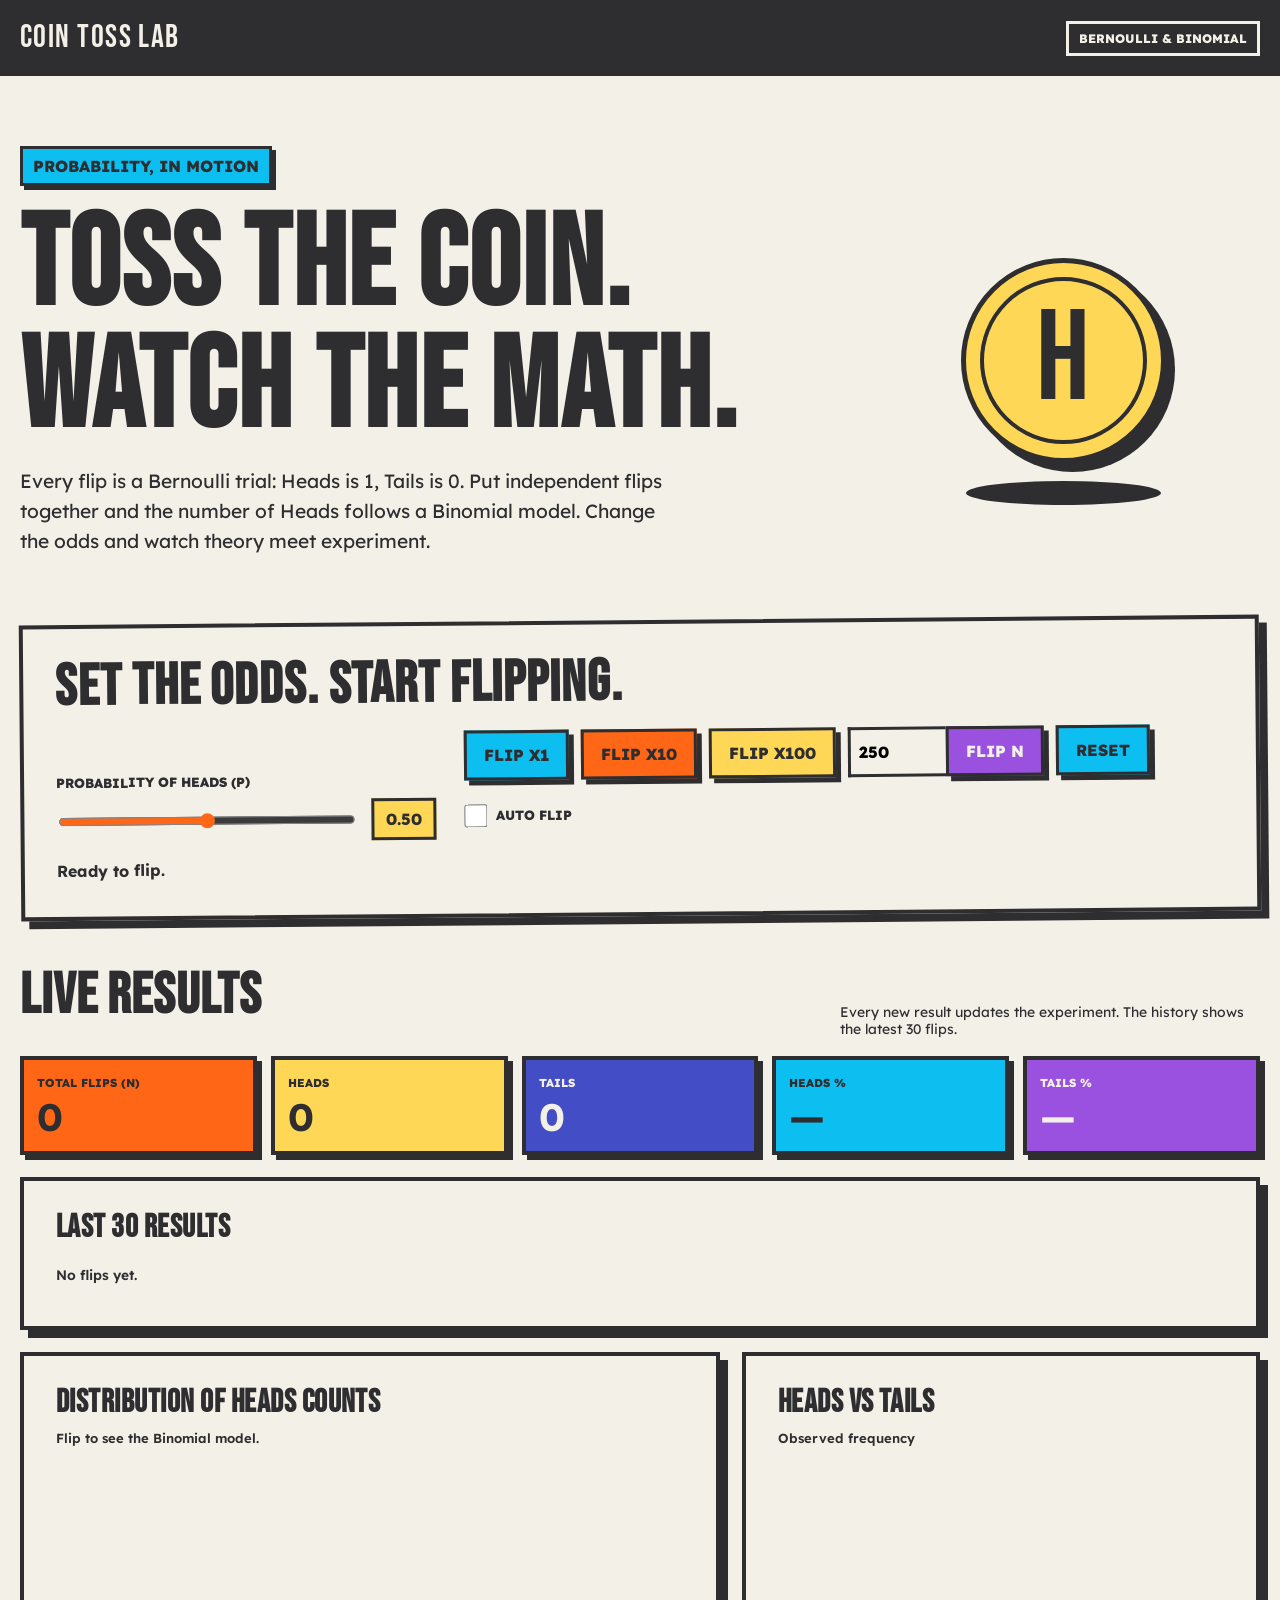
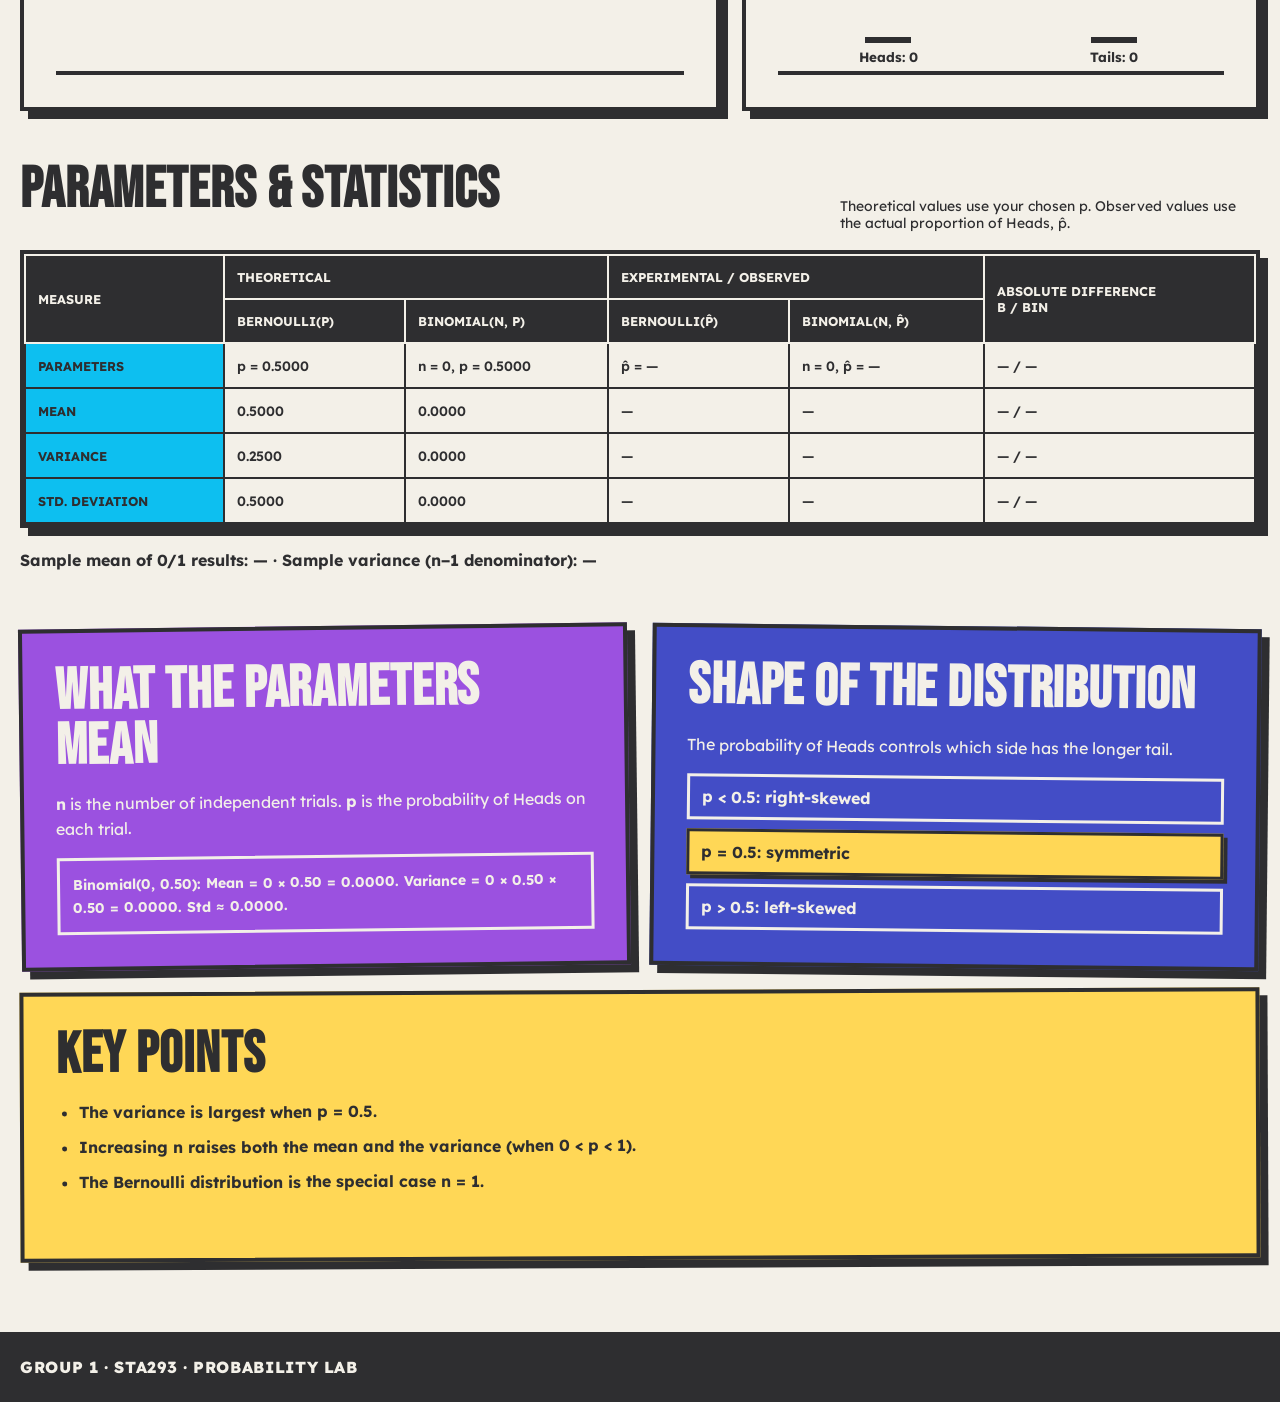
<file: coin-toss/index.html>
<!doctype html>
<html lang="en">
<head>
  <meta charset="utf-8">
  <meta name="viewport" content="width=device-width, initial-scale=1">
  <meta name="theme-color" content="#2E2E30">
  <title>Coin Toss Lab</title>
  <link rel="preconnect" href="https://fonts.googleapis.com">
  <link rel="preconnect" href="https://fonts.gstatic.com" crossorigin>
  <link href="https://fonts.googleapis.com/css2?family=Bebas+Neue&family=Lexend:wght@400;500;600;700;800&display=swap" rel="stylesheet">
  <style>
    :root {
      --white: #F3F0E8;
      --black: #2E2E30;
      --blue: #0DBFF0;
      --orange: #FF6717;
      --yellow: #FFD756;
      --indigo: #434DC6;
      --purple: #9B51E0;
    }
    * { box-sizing: border-box; }
    html { scroll-behavior: smooth; }
    body { margin: 0; background: var(--white); color: var(--black); font-family: Lexend, sans-serif; }
    button, input { font: inherit; }
    button { cursor: pointer; }
    button:focus-visible, input:focus-visible { outline: 4px solid var(--indigo); outline-offset: 4px; }
    button:disabled { cursor: not-allowed; opacity: .55; }
    .wrap { width: min(1320px, calc(100% - 40px)); margin-inline: auto; }
    .topbar, footer { background: var(--black); color: var(--white); }
    .topbar .wrap { min-height: 76px; display: flex; align-items: center; justify-content: space-between; gap: 16px; }
    .brand { font: 2rem/.9 "Bebas Neue", sans-serif; letter-spacing: .045em; }
    .tag { padding: 7px 10px; border: 3px solid var(--white); font-size: .77rem; font-weight: 800; text-transform: uppercase; }
    main { padding-bottom: 72px; }
    h1, h2, h3, p { margin-top: 0; }
    h1, h2, h3 { font-family: "Bebas Neue", sans-serif; text-transform: uppercase; letter-spacing: .015em; line-height: .95; }
    h1 { font-size: clamp(4.5rem, 10vw, 10.5rem); max-width: 1000px; margin-bottom: 18px; }
    h2 { font-size: clamp(2.6rem, 4.5vw, 4.2rem); margin-bottom: 18px; }
    h3 { font-size: 2rem; margin-bottom: 12px; }
    .eyebrow { display: inline-block; padding: 7px 10px; margin-bottom: 20px; border: 3px solid var(--black); background: var(--blue); font-weight: 800; text-transform: uppercase; box-shadow: 4px 4px 0 var(--black); }
    .hero { padding-block: 70px 44px; display: grid; grid-template-columns: minmax(0, 1.35fr) minmax(280px, .65fr); gap: 28px; align-items: center; }
    .hero p { max-width: 650px; font-size: clamp(1rem, 1.5vw, 1.3rem); line-height: 1.55; }
    .coin-stage { height: 315px; display: grid; place-items: center; perspective: 900px; position: relative; }
    .coin { width: 205px; height: 205px; position: relative; z-index: 1; transform-style: preserve-3d; transform: rotateY(0deg); }
    .coin-face { position: absolute; inset: 0; display: grid; place-items: center; border: 5px solid var(--black); border-radius: 50%; backface-visibility: hidden; -webkit-backface-visibility: hidden; font: 8rem/1 "Bebas Neue", sans-serif; box-shadow: 9px 9px 0 var(--black); }
    .coin-face::after { content: ""; position: absolute; inset: 14px; border: 4px solid var(--black); border-radius: 50%; }
    .heads-face { background: var(--yellow); }
    .tails-face { background: var(--indigo); color: var(--white); transform: rotateY(180deg); }
    .coin-shadow { position: absolute; width: 195px; height: 24px; bottom: 13px; border: 4px solid var(--black); border-radius: 50%; background: var(--black); transform: scale(1); }
    .card { border: 4px solid var(--black); background: var(--white); box-shadow: 8px 8px 0 var(--black); padding: clamp(20px, 3vw, 32px); transition: transform .18s, box-shadow .18s; }
    .card:hover { transform: translateY(-2px); box-shadow: 8px 10px 0 var(--black); }
    .controls { transform: rotate(-.5deg); margin-bottom: 54px; }
    .controls:hover { transform: rotate(-.5deg) translateY(-2px); }
    .controls-grid { display: grid; grid-template-columns: minmax(220px, 1fr) 2fr; gap: 28px; align-items: end; }
    label, .label { display: block; font-weight: 800; text-transform: uppercase; font-size: .83rem; margin-bottom: 10px; }
    .prob-line { display: flex; align-items: center; gap: 14px; }
    input[type="range"] { width: 100%; accent-color: var(--orange); cursor: pointer; }
    output { min-width: 65px; border: 3px solid var(--black); background: var(--yellow); padding: 8px; text-align: center; font-weight: 800; }
    .actions { display: flex; flex-wrap: wrap; align-items: end; gap: 12px; }
    .btn { border: 3px solid var(--black); border-radius: 0; background: var(--blue); color: var(--black); padding: 12px 17px; box-shadow: 5px 5px 0 var(--black); font-weight: 800; text-transform: uppercase; transition: transform .1s, box-shadow .1s; }
    .btn:hover:not(:disabled) { transform: translate(-2px, -2px); box-shadow: 7px 7px 0 var(--black); }
    .btn:active:not(:disabled) { transform: translate(4px, 4px); box-shadow: 0 0 0 var(--black); }
    .btn.orange { background: var(--orange); }
    .btn.yellow { background: var(--yellow); }
    .btn.purple { background: var(--purple); color: var(--white); }
    .custom { display: flex; align-items: stretch; }
    .custom input { width: 98px; min-height: 48px; padding: 8px; border: 3px solid var(--black); border-right: 0; border-radius: 0; background: var(--white); font-weight: 800; }
    .custom .btn { white-space: nowrap; }
    .auto-wrap { display: inline-flex; align-items: center; gap: 9px; min-height: 47px; margin: 0; cursor: pointer; }
    .auto-wrap input { width: 23px; height: 23px; margin: 0; accent-color: var(--indigo); }
    .status { min-height: 24px; margin: 18px 0 0; font-weight: 700; }
    section.results, section.stats { margin-bottom: 52px; }
    .section-head { display: flex; align-items: end; justify-content: space-between; gap: 16px; margin-bottom: 14px; }
    .section-head p { max-width: 420px; margin: 0 0 5px; font-size: .87rem; }
    .counters { display: grid; grid-template-columns: repeat(5, minmax(0, 1fr)); gap: 14px; margin-bottom: 22px; }
    .counter { border: 4px solid var(--black); box-shadow: 5px 5px 0 var(--black); padding: 15px 13px; min-width: 0; }
    .counter:nth-child(1) { background: var(--orange); }
    .counter:nth-child(2) { background: var(--yellow); }
    .counter:nth-child(3) { background: var(--indigo); color: var(--white); }
    .counter:nth-child(4) { background: var(--blue); }
    .counter:nth-child(5) { background: var(--purple); color: var(--white); }
    .counter span { display: block; font-size: .72rem; font-weight: 800; text-transform: uppercase; }
    .counter strong { display: block; margin-top: 8px; font-size: clamp(1.4rem, 3vw, 2.7rem); line-height: 1; overflow-wrap: anywhere; }
    .history-card { margin-bottom: 22px; }
    .history { display: flex; flex-wrap: wrap; gap: 7px; min-height: 38px; align-items: center; }
    .tile { width: 33px; height: 33px; display: grid; place-items: center; border: 3px solid var(--black); font-size: .8rem; font-weight: 800; }
    .tile.h { background: var(--yellow); }
    .tile.t { background: var(--indigo); color: var(--white); }
    .muted { font-size: .86rem; font-weight: 600; }
    .charts { display: grid; grid-template-columns: 1.35fr 1fr; gap: 22px; }
    .chart-note { min-height: 22px; font-size: .82rem; font-weight: 600; }
    .bars { height: 210px; display: flex; gap: 5px; align-items: end; border-bottom: 4px solid var(--black); padding: 8px 0 0; }
    .bar-col { min-width: 0; flex: 1; height: 100%; display: flex; flex-direction: column; justify-content: end; align-items: center; gap: 6px; }
    .bar { width: 100%; max-width: 46px; min-height: 0; border: 3px solid var(--black); background: var(--orange); transition: height .25s ease; }
    .bar-col:nth-child(3n+2) .bar { background: var(--blue); }
    .bar-col:nth-child(3n) .bar { background: var(--purple); }
    .bar-label { height: 22px; font-size: .63rem; font-weight: 700; white-space: nowrap; }
    .frequency .bar-col:nth-child(2) .bar { background: var(--purple); }
    .frequency .bar-label { font-size: .84rem; }
    .table-wrap { overflow-x: auto; border: 4px solid var(--black); box-shadow: 8px 8px 0 var(--black); }
    table { width: 100%; min-width: 890px; border-collapse: collapse; background: var(--white); text-align: left; }
    th, td { padding: 13px 12px; border: 2px solid var(--black); vertical-align: middle; }
    thead { background: var(--black); color: var(--white); }
    thead th { border-color: var(--white); font-size: .8rem; text-transform: uppercase; }
    tbody th { background: var(--blue); text-transform: uppercase; font-size: .8rem; }
    td { font-size: .85rem; font-weight: 600; font-variant-numeric: tabular-nums; }
    .delta { white-space: nowrap; }
    .delta.close { background: var(--yellow); }
    .sample-note { margin: 20px 0 0; font-weight: 700; line-height: 1.6; }
    .info-grid { display: grid; grid-template-columns: 1fr 1fr; gap: 22px; margin-top: 52px; }
    .info-grid .card { min-height: 270px; }
    .purple-card { background: var(--purple); color: var(--white); transform: rotate(-.7deg); }
    .purple-card:hover { transform: rotate(-.7deg) translateY(-2px); }
    .indigo-card { background: var(--indigo); color: var(--white); transform: rotate(.6deg); }
    .indigo-card:hover { transform: rotate(.6deg) translateY(-2px); }
    .purple-card p, .indigo-card p { line-height: 1.55; }
    .example { border: 3px solid var(--white); padding: 13px; font-size: .88rem; font-weight: 700; line-height: 1.6; }
    .shape { border: 3px solid var(--white); padding: 10px 12px; margin-top: 9px; font-weight: 700; }
    .shape.active { background: var(--yellow); color: var(--black); border-color: var(--black); box-shadow: 4px 4px 0 var(--black); }
    .key-card { grid-column: 1 / -1; background: var(--yellow); transform: rotate(-.25deg); }
    .key-card:hover { transform: rotate(-.25deg) translateY(-2px); }
    .key-card ul { margin: 0; padding-left: 23px; display: grid; gap: 12px; font-weight: 700; line-height: 1.45; }
    footer .wrap { padding-block: 25px; font-weight: 800; text-transform: uppercase; letter-spacing: .04em; }
    .resetting .counter, .resetting .tile { animation: reset-pop .28s ease; }
    @keyframes reset-pop { 50% { transform: scale(.9); } }
    @media (max-width: 900px) {
      .hero { grid-template-columns: 1fr; padding-top: 48px; }
      .coin-stage { height: 270px; }
      .controls-grid, .charts { grid-template-columns: 1fr; }
      .counters { grid-template-columns: repeat(3, 1fr); }
    }
    @media (max-width: 600px) {
      .wrap { width: min(100% - 24px, 1320px); }
      .tag { font-size: .65rem; }
      .hero { padding-top: 34px; }
      .coin-stage { height: 245px; }
      .coin { width: 170px; height: 170px; }
      .coin-face { font-size: 6.4rem; }
      .coin-shadow { width: 155px; }
      .actions { gap: 10px; }
      .btn { padding: 10px 12px; }
      .counters { grid-template-columns: repeat(2, 1fr); }
      .info-grid { grid-template-columns: 1fr; }
      .key-card { grid-column: auto; }
      .section-head { display: block; }
    }
    @media (prefers-reduced-motion: reduce) {
      html { scroll-behavior: auto; }
      *, *::before, *::after { transition-duration: .01ms !important; animation-duration: .01ms !important; }
    }
  </style>
</head>
<body>
  <header class="topbar"><div class="wrap"><div class="brand">COIN TOSS LAB</div><div class="tag">Bernoulli &amp; Binomial</div></div></header>
  <main class="wrap">
    <section class="hero" aria-labelledby="hero-title">
      <div><span class="eyebrow">Probability, in motion</span><h1 id="hero-title">TOSS THE COIN.<br>WATCH THE MATH.</h1><p>Every flip is a Bernoulli trial: Heads is 1, Tails is 0. Put independent flips together and the number of Heads follows a Binomial model. Change the odds and watch theory meet experiment.</p></div>
      <div class="coin-stage" aria-label="Coin showing Heads" id="coin-stage">
        <div class="coin" id="coin" aria-hidden="true"><div class="coin-face heads-face">H</div><div class="coin-face tails-face">T</div></div>
        <div class="coin-shadow" id="coin-shadow" aria-hidden="true"></div>
      </div>
    </section>
    <section class="card controls" aria-labelledby="controls-title">
      <h2 id="controls-title">Set the odds. Start flipping.</h2>
      <div class="controls-grid">
        <div><label for="probability">Probability of Heads (p)</label><div class="prob-line"><input id="probability" type="range" min="0" max="1" step="0.01" value="0.5" aria-label="Probability of Heads"><output id="prob-output" for="probability">0.50</output></div></div>
        <div class="actions">
          <button class="btn flip-btn" data-count="1" aria-label="Flip one coin">Flip x1</button>
          <button class="btn orange flip-btn" data-count="10" aria-label="Flip ten coins">Flip x10</button>
          <button class="btn yellow flip-btn" data-count="100" aria-label="Flip one hundred coins">Flip x100</button>
          <div class="custom"><input id="custom-count" type="number" min="1" max="10000" step="1" value="250" aria-label="Custom number of flips"><button class="btn purple flip-btn" id="flip-custom" aria-label="Flip custom number of coins">Flip N</button></div>
          <button class="btn" id="reset" aria-label="Reset all results">Reset</button>
          <label class="auto-wrap" for="auto"><input id="auto" type="checkbox" aria-label="Auto flip every 0.8 seconds"><span>Auto flip</span></label>
        </div>
      </div>
      <p class="status" id="status" role="status" aria-live="polite">Ready to flip.</p>
    </section>
    <section class="results" aria-labelledby="results-title">
      <div class="section-head"><h2 id="results-title">Live results</h2><p>Every new result updates the experiment. The history shows the latest 30 flips.</p></div>
      <div class="counters" aria-live="polite" aria-atomic="true">
        <div class="counter"><span>Total flips (n)</span><strong id="total">0</strong></div>
        <div class="counter"><span>Heads</span><strong id="heads">0</strong></div>
        <div class="counter"><span>Tails</span><strong id="tails">0</strong></div>
        <div class="counter"><span>Heads %</span><strong id="heads-pct">—</strong></div>
        <div class="counter"><span>Tails %</span><strong id="tails-pct">—</strong></div>
      </div>
      <div class="card history-card"><h3>Last 30 results</h3><div class="history" id="history"><span class="muted">No flips yet.</span></div></div>
      <div class="charts">
        <div class="card"><h3>Distribution of Heads counts</h3><p class="chart-note" id="distribution-note">Flip to see the Binomial model.</p><div class="bars" id="distribution" role="img" aria-label="Binomial distribution of Heads counts"></div></div>
        <div class="card"><h3>Heads vs Tails</h3><p class="chart-note">Observed frequency</p><div class="bars frequency" id="frequency" role="img" aria-label="Heads and Tails frequencies"></div></div>
      </div>
    </section>
    <section class="stats" aria-labelledby="stats-title">
      <div class="section-head"><h2 id="stats-title">Parameters &amp; statistics</h2><p>Theoretical values use your chosen p. Observed values use the actual proportion of Heads, p̂.</p></div>
      <div class="table-wrap"><table>
        <thead><tr><th rowspan="2" scope="col">Measure</th><th colspan="2" scope="colgroup">Theoretical</th><th colspan="2" scope="colgroup">Experimental / observed</th><th rowspan="2" scope="col">Absolute difference<br>B / Bin</th></tr><tr><th scope="col">Bernoulli(p)</th><th scope="col">Binomial(n, p)</th><th scope="col">Bernoulli(p̂)</th><th scope="col">Binomial(n, p̂)</th></tr></thead>
        <tbody id="stats-body"></tbody>
      </table></div>
      <p class="sample-note" id="sample-note">Sample mean of 0/1 results: — · Sample variance (n−1 denominator): —</p>
    </section>
    <section class="info-grid" aria-label="Probability notes">
      <article class="card purple-card"><h2>What the parameters mean</h2><p><strong>n</strong> is the number of independent trials. <strong>p</strong> is the probability of Heads on each trial.</p><div class="example" id="example"></div></article>
      <article class="card indigo-card"><h2>Shape of the distribution</h2><p>The probability of Heads controls which side has the longer tail.</p><div class="shape" id="shape-low">p &lt; 0.5: right-skewed</div><div class="shape" id="shape-mid">p = 0.5: symmetric</div><div class="shape" id="shape-high">p &gt; 0.5: left-skewed</div></article>
      <article class="card key-card"><h2>Key points</h2><ul><li>The variance is largest when p = 0.5.</li><li>Increasing n raises both the mean and the variance (when 0 &lt; p &lt; 1).</li><li>The Bernoulli distribution is the special case n = 1.</li></ul></article>
    </section>
  </main>
  <footer><div class="wrap">Group 1 · STA293 · Probability Lab</div></footer>
  <script>
    "use strict";
    // Only counts and the latest 30 flips are needed for these sufficient statistics.
    const state = { n: 0, heads: 0, history: [], angle: 0, busy: false, batch: null, autoTimer: null, coinAnimation: null, shadowAnimation: null, generation: 0 };
    const $ = id => document.getElementById(id);
    const flipButtons = [...document.querySelectorAll(".flip-btn")];
    const reducedMotion = window.matchMedia("(prefers-reduced-motion: reduce)");
    const logFactorial = [0];
    const pValue = () => Number($("probability").value);
    const fixed = value => Number.isFinite(value) ? value.toFixed(4) : "—";
    const whole = value => value.toLocaleString();
    const setStatus = message => { $("status").textContent = message; };

    function stats() {
      const { n, heads } = state;
      const p = pValue(), phat = n ? heads / n : NaN;
      const bernVar = p * (1 - p), observedVar = phat * (1 - phat);
      return { n, p, phat, bernVar, observedVar,
        theory: [[p, p], [p, n * p], [bernVar, n * bernVar], [Math.sqrt(bernVar), Math.sqrt(n * bernVar)]],
        observed: [[phat, phat], [phat, n * phat], [observedVar, n * observedVar], [Math.sqrt(observedVar), Math.sqrt(n * observedVar)]] };
    }
    function renderTable(s) {
      const names = ["Parameters", "Mean", "Variance", "Std. deviation"];
      const cells = names.map((name, i) => {
        const t = s.theory[i], o = s.observed[i];
        const diffB = Math.abs(t[0] - o[0]), diffBin = Math.abs(t[1] - o[1]);
        const close = Number.isFinite(diffB) && diffB <= .05 && diffBin <= Math.max(.05, .05 * s.n);
        const bTheory = i === 0 ? `p = ${fixed(s.p)}` : fixed(t[0]);
        const binTheory = i === 0 ? `n = ${whole(s.n)}, p = ${fixed(s.p)}` : fixed(t[1]);
        const bObserved = i === 0 ? `p̂ = ${fixed(s.phat)}` : fixed(o[0]);
        const binObserved = i === 0 ? `n = ${whole(s.n)}, p̂ = ${fixed(s.phat)}` : fixed(o[1]);
        return `<tr><th scope="row">${name}</th><td>${bTheory}</td><td>${binTheory}</td><td>${bObserved}</td><td>${binObserved}</td><td class="delta${close ? " close" : ""}">${fixed(diffB)} / ${fixed(diffBin)}</td></tr>`;
      });
      $("stats-body").innerHTML = cells.join("");
      const sampleVariance = s.n > 1 ? s.n / (s.n - 1) * s.observedVar : NaN;
      $("sample-note").textContent = `Sample mean of 0/1 results: ${fixed(s.phat)} · Sample variance (n−1 denominator): ${fixed(sampleVariance)}`;
    }
    function ensureLogFactorial(n) {
      for (let i = logFactorial.length; i <= n; i++) logFactorial[i] = logFactorial[i - 1] + Math.log(i);
    }
    function binomialProbability(n, p, k) {
      if (p === 0) return k === 0 ? 1 : 0;
      if (p === 1) return k === n ? 1 : 0;
      ensureLogFactorial(n);
      return Math.exp(logFactorial[n] - logFactorial[k] - logFactorial[n - k] + k * Math.log(p) + (n - k) * Math.log1p(-p));
    }
    function renderDistribution(s) {
      const el = $("distribution");
      if (!s.n) { el.innerHTML = ""; $("distribution-note").textContent = "Flip to see the Binomial model."; return; }
      const mean = s.n * s.p, sd = Math.sqrt(s.n * s.p * (1 - s.p));
      const low = Math.max(0, Math.floor(mean - 3 * sd));
      const high = Math.min(s.n, Math.ceil(mean + 3 * sd));
      const width = high - low;
      const count = Math.min(17, width + 1);
      const ks = [...new Set(Array.from({ length: count }, (_, i) => low + Math.round(i * width / Math.max(1, count - 1))))];
      const values = ks.map(k => binomialProbability(s.n, s.p, k));
      const max = Math.max(...values, Number.EPSILON);
      el.innerHTML = ks.map((k, i) => `<div class="bar-col"><div class="bar" style="height:${Math.max(3, 174 * values[i] / max).toFixed(1)}px" title="${k} Heads: ${(values[i] * 100).toFixed(2)}%"></div><span class="bar-label">${k}</span></div>`).join("");
      $("distribution-note").textContent = `Binomial(${whole(s.n)}, ${s.p.toFixed(2)}): P(X = k), showing likely counts${width > 16 ? " at selected intervals" : ""}.`;
      el.setAttribute("aria-label", `Binomial distribution for ${s.n} flips and probability ${s.p.toFixed(2)}; peak near ${Math.round(mean)} Heads`);
    }
    function renderFrequency() {
      const { n, heads } = state, tails = n - heads, max = Math.max(heads, tails, 1);
      $("frequency").innerHTML = [["Heads", heads], ["Tails", tails]].map(([label, value]) => `<div class="bar-col"><div class="bar" style="height:${n ? Math.max(3, 174 * value / max) : 3}px" title="${label}: ${value}"></div><span class="bar-label">${label}: ${whole(value)}</span></div>`).join("");
      $("frequency").setAttribute("aria-label", `${heads} Heads and ${tails} Tails`);
    }
    function render() {
      const s = stats(), tails = s.n - state.heads;
      $("prob-output").textContent = s.p.toFixed(2);
      $("total").textContent = whole(s.n);
      $("heads").textContent = whole(state.heads);
      $("tails").textContent = whole(tails);
      $("heads-pct").textContent = s.n ? `${(100 * s.phat).toFixed(1)}%` : "—";
      $("tails-pct").textContent = s.n ? `${(100 * tails / s.n).toFixed(1)}%` : "—";
      $("history").innerHTML = state.history.length ? state.history.map(v => `<span class="tile ${v ? "h" : "t"}" title="${v ? "Heads" : "Tails"}">${v ? "H" : "T"}</span>`).join("") : `<span class="muted">No flips yet.</span>`;
      renderTable(s);
      renderDistribution(s);
      renderFrequency();
      $("example").textContent = `Binomial(${whole(s.n)}, ${s.p.toFixed(2)}): Mean = ${whole(s.n)} × ${s.p.toFixed(2)} = ${fixed(s.n * s.p)}. Variance = ${whole(s.n)} × ${s.p.toFixed(2)} × ${(1 - s.p).toFixed(2)} = ${fixed(s.n * s.bernVar)}. Std ≈ ${fixed(Math.sqrt(s.n * s.bernVar))}.`;
      ["low", "mid", "high"].forEach((key, i) => $("shape-" + key).classList.toggle("active", i === (s.p < .5 ? 0 : s.p > .5 ? 2 : 1)));
    }
    function addFlip() {
      const head = Math.random() < pValue();
      state.n++;
      if (head) state.heads++;
      state.history.unshift(head ? 1 : 0);
      if (state.history.length > 30) state.history.pop();
      render(); // Each Bernoulli trial gets its own complete statistics update.
      return head;
    }
    function animateCoin(head, quick = false) {
      state.coinAnimation?.cancel();
      state.shadowAnimation?.cancel();
      const from = state.angle;
      const currentFace = ((from % 360) + 360) % 360;
      const targetFace = head ? 0 : 180;
      const delta = (targetFace - currentFace + 360) % 360;
      const to = from + (quick ? 720 : 1080) + delta;
      state.angle = to;
      const duration = reducedMotion.matches ? 80 : quick ? 620 : 1000;
      state.coinAnimation = $("coin").animate([
        { transform: `translateY(0px) rotateY(${from}deg)`, offset: 0 },
        { transform: `translateY(-105px) rotateY(${from + (to - from) * .5}deg)`, offset: .5 },
        { transform: `translateY(0px) rotateY(${to}deg)`, offset: 1 }
      ], { duration, easing: "ease-in-out" });
      state.shadowAnimation = $("coin-shadow").animate([
        { transform: "scale(1)", opacity: 1, offset: 0 },
        { transform: "scale(.55)", opacity: .55, offset: .5 },
        { transform: "scale(1)", opacity: 1, offset: 1 }
      ], { duration, easing: "ease-in-out" });
      $("coin").style.transform = `rotateY(${to}deg)`;
      $("coin-stage").setAttribute("aria-label", `Coin showing ${head ? "Heads" : "Tails"}`);
      return duration;
    }
    function setBusy(value) {
      state.busy = value;
      flipButtons.forEach(button => button.disabled = value);
    }
    function finishBatch() {
      state.batch = null;
      setBusy(false);
      setStatus(`Done: ${whole(state.n)} flips, ${whole(state.heads)} Heads, ${whole(state.n - state.heads)} Tails.`);
    }
    function runBatch(count) {
      if (state.busy) return;
      setBusy(true);
      const generation = ++state.generation;
      if (count === 1) {
        const head = addFlip();
        const duration = animateCoin(head);
        setStatus(head ? "Heads!" : "Tails!");
        window.setTimeout(() => { if (generation === state.generation) setBusy(false); }, duration);
        return;
      }
      // Decide the landing face first. Commit that trial after the quick toss.
      const first = Math.random() < pValue();
      const duration = animateCoin(first, true);
      let remaining = count;
      setStatus(`Flipping ${whole(count)} coins…`);
      window.setTimeout(() => {
        if (generation !== state.generation) return;
        function step() {
          if (generation !== state.generation) return;
          const chunk = Math.min(remaining, Math.max(1, Math.ceil(count / 80)));
          for (let i = 0; i < chunk; i++) {
            if (remaining === count) {
              state.n++;
              if (first) state.heads++;
              state.history.unshift(first ? 1 : 0);
              if (state.history.length > 30) state.history.pop();
              render();
            } else addFlip();
            remaining--;
          }
          setStatus(`${whole(count - remaining)} of ${whole(count)} flips added…`);
          if (remaining) state.batch = requestAnimationFrame(step);
          else finishBatch();
        }
        step();
      }, duration);
    }
    function stopAuto() {
      if (state.autoTimer) clearInterval(state.autoTimer);
      state.autoTimer = null;
      $("auto").checked = false;
    }
    function reset() {
      stopAuto();
      state.generation++;
      if (state.batch) cancelAnimationFrame(state.batch);
      state.coinAnimation?.cancel();
      state.shadowAnimation?.cancel();
      Object.assign(state, { n: 0, heads: 0, history: [], angle: 0, batch: null });
      $("coin").style.transform = "rotateY(0deg)";
      $("coin-stage").setAttribute("aria-label", "Coin showing Heads");
      setBusy(false);
      render();
      setStatus("Experiment reset. Ready to flip.");
      document.body.classList.remove("resetting");
      void document.body.offsetWidth;
      document.body.classList.add("resetting");
      setTimeout(() => document.body.classList.remove("resetting"), 300);
    }
    flipButtons.forEach(button => button.addEventListener("click", () => {
      if (button.id === "flip-custom") {
        const input = $("custom-count"), value = Number(input.value);
        if (!Number.isInteger(value) || value < 1 || value > 10000) {
          input.setCustomValidity("Enter a whole number from 1 to 10,000.");
          input.reportValidity();
          setStatus("Enter a whole number from 1 to 10,000.");
          return;
        }
        input.setCustomValidity("");
        runBatch(value);
      } else runBatch(Number(button.dataset.count));
    }));
    $("custom-count").addEventListener("input", event => event.target.setCustomValidity(""));
    $("probability").addEventListener("input", () => { render(); setStatus(`Heads probability set to ${pValue().toFixed(2)}.`); });
    $("reset").addEventListener("click", reset);
    $("auto").addEventListener("change", event => {
      if (!event.target.checked) { stopAuto(); setStatus("Auto flip stopped."); return; }
      if (state.busy) { event.target.checked = false; setStatus("Wait for the current batch to finish."); return; }
      setStatus("Auto flip is on: one flip every 0.8 seconds.");
      function autoFlip() {
        const head = addFlip();
        animateCoin(head, true);
      }
      autoFlip();
      state.autoTimer = setInterval(autoFlip, 800);
    });
    render();
  </script>
</body>
</html>
</file>
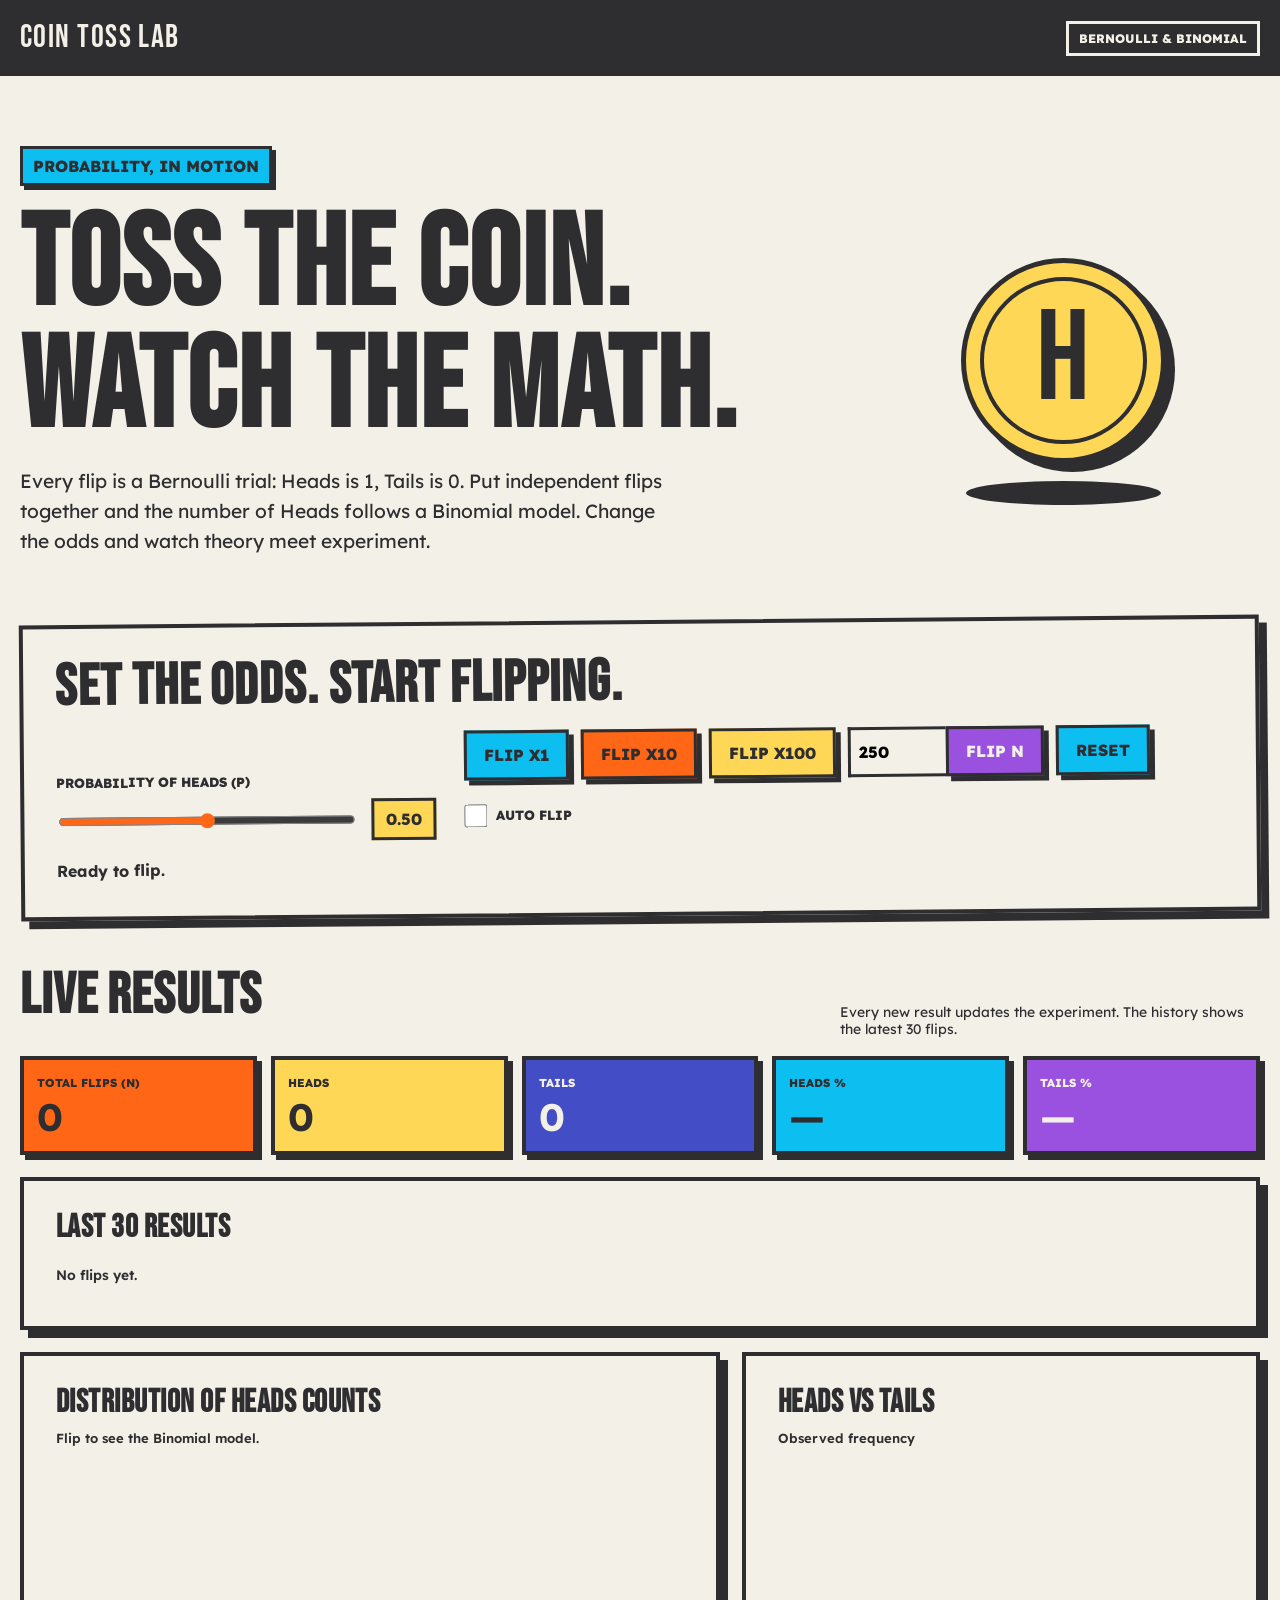
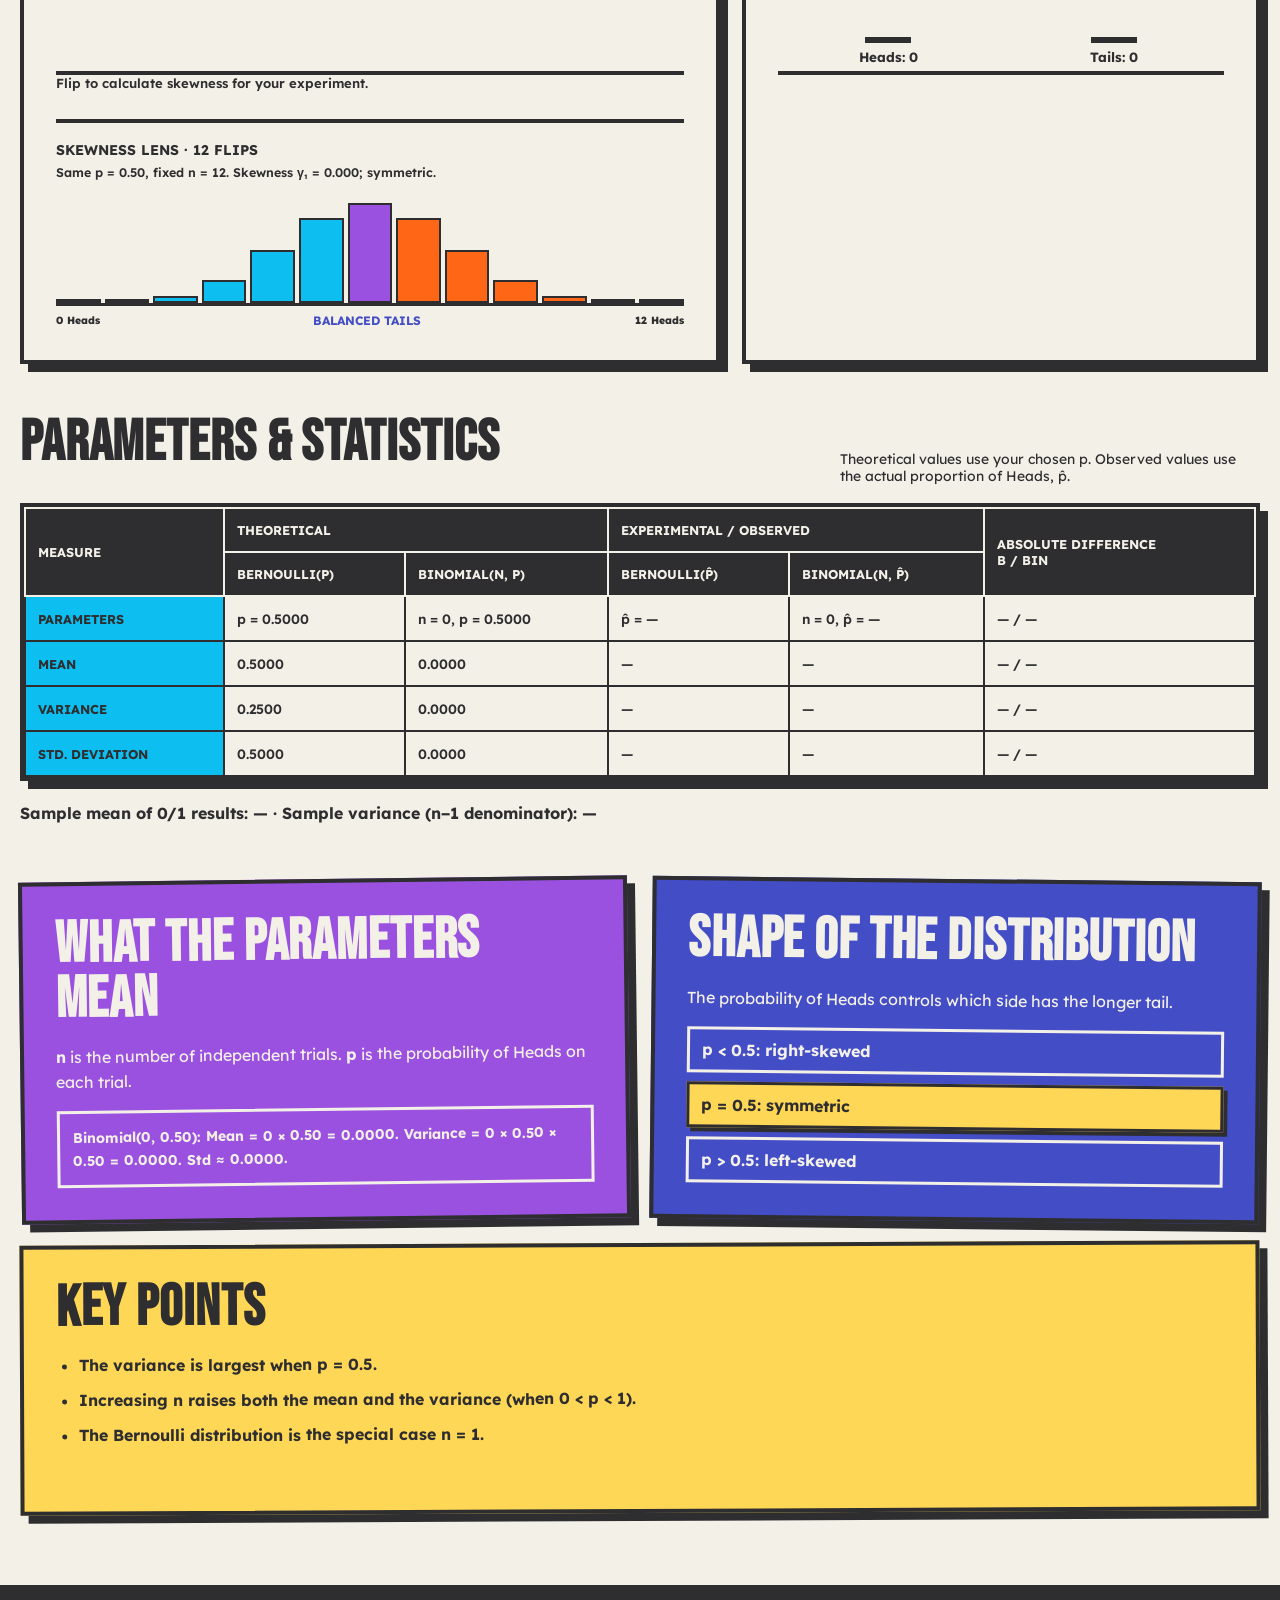
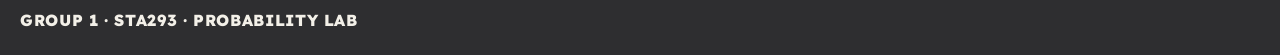
<file: docs/coin-toss/index.html>
<!doctype html>
<html lang="en">
<head>
  <meta charset="utf-8">
  <meta name="viewport" content="width=device-width, initial-scale=1">
  <meta name="theme-color" content="#2E2E30">
  <title>Coin Toss Lab</title>
  <link rel="preconnect" href="https://fonts.googleapis.com">
  <link rel="preconnect" href="https://fonts.gstatic.com" crossorigin>
  <link href="https://fonts.googleapis.com/css2?family=Bebas+Neue&family=Lexend:wght@400;500;600;700;800&display=swap" rel="stylesheet">
  <style>
    :root {
      --white: #F3F0E8;
      --black: #2E2E30;
      --blue: #0DBFF0;
      --orange: #FF6717;
      --yellow: #FFD756;
      --indigo: #434DC6;
      --purple: #9B51E0;
    }
    * { box-sizing: border-box; }
    html { scroll-behavior: smooth; }
    body { margin: 0; background: var(--white); color: var(--black); font-family: Lexend, sans-serif; }
    button, input { font: inherit; }
    button { cursor: pointer; }
    button:focus-visible, input:focus-visible { outline: 4px solid var(--indigo); outline-offset: 4px; }
    button:disabled { cursor: not-allowed; opacity: .55; }
    .wrap { width: min(1320px, calc(100% - 40px)); margin-inline: auto; }
    .topbar, footer { background: var(--black); color: var(--white); }
    .topbar .wrap { min-height: 76px; display: flex; align-items: center; justify-content: space-between; gap: 16px; }
    .brand { font: 2rem/.9 "Bebas Neue", sans-serif; letter-spacing: .045em; }
    .tag { padding: 7px 10px; border: 3px solid var(--white); font-size: .77rem; font-weight: 800; text-transform: uppercase; }
    main { padding-bottom: 72px; }
    h1, h2, h3, p { margin-top: 0; }
    h1, h2, h3 { font-family: "Bebas Neue", sans-serif; text-transform: uppercase; letter-spacing: .015em; line-height: .95; }
    h1 { font-size: clamp(4.5rem, 10vw, 10.5rem); max-width: 1000px; margin-bottom: 18px; }
    h2 { font-size: clamp(2.6rem, 4.5vw, 4.2rem); margin-bottom: 18px; }
    h3 { font-size: 2rem; margin-bottom: 12px; }
    .eyebrow { display: inline-block; padding: 7px 10px; margin-bottom: 20px; border: 3px solid var(--black); background: var(--blue); font-weight: 800; text-transform: uppercase; box-shadow: 4px 4px 0 var(--black); }
    .hero { padding-block: 70px 44px; display: grid; grid-template-columns: minmax(0, 1.35fr) minmax(280px, .65fr); gap: 28px; align-items: center; }
    .hero p { max-width: 650px; font-size: clamp(1rem, 1.5vw, 1.3rem); line-height: 1.55; }
    .coin-stage { height: 315px; display: grid; place-items: center; perspective: 900px; position: relative; }
    .coin { width: 205px; height: 205px; position: relative; z-index: 1; transform-style: preserve-3d; transform: rotateY(0deg); }
    .coin-face { position: absolute; inset: 0; display: grid; place-items: center; border: 5px solid var(--black); border-radius: 50%; backface-visibility: hidden; -webkit-backface-visibility: hidden; font: 8rem/1 "Bebas Neue", sans-serif; box-shadow: 9px 9px 0 var(--black); }
    .coin-face::after { content: ""; position: absolute; inset: 14px; border: 4px solid var(--black); border-radius: 50%; }
    .heads-face { background: var(--yellow); }
    .tails-face { background: var(--indigo); color: var(--white); transform: rotateY(180deg); }
    .coin-shadow { position: absolute; width: 195px; height: 24px; bottom: 13px; border: 4px solid var(--black); border-radius: 50%; background: var(--black); transform: scale(1); }
    .card { border: 4px solid var(--black); background: var(--white); box-shadow: 8px 8px 0 var(--black); padding: clamp(20px, 3vw, 32px); transition: transform .18s, box-shadow .18s; }
    .card:hover { transform: translateY(-2px); box-shadow: 8px 10px 0 var(--black); }
    .controls { transform: rotate(-.5deg); margin-bottom: 54px; }
    .controls:hover { transform: rotate(-.5deg) translateY(-2px); }
    .controls-grid { display: grid; grid-template-columns: minmax(220px, 1fr) 2fr; gap: 28px; align-items: end; }
    label, .label { display: block; font-weight: 800; text-transform: uppercase; font-size: .83rem; margin-bottom: 10px; }
    .prob-line { display: flex; align-items: center; gap: 14px; }
    input[type="range"] { width: 100%; accent-color: var(--orange); cursor: pointer; }
    output { min-width: 65px; border: 3px solid var(--black); background: var(--yellow); padding: 8px; text-align: center; font-weight: 800; }
    .actions { display: flex; flex-wrap: wrap; align-items: end; gap: 12px; }
    .btn { border: 3px solid var(--black); border-radius: 0; background: var(--blue); color: var(--black); padding: 12px 17px; box-shadow: 5px 5px 0 var(--black); font-weight: 800; text-transform: uppercase; transition: transform .1s, box-shadow .1s; }
    .btn:hover:not(:disabled) { transform: translate(-2px, -2px); box-shadow: 7px 7px 0 var(--black); }
    .btn:active:not(:disabled) { transform: translate(4px, 4px); box-shadow: 0 0 0 var(--black); }
    .btn.orange { background: var(--orange); }
    .btn.yellow { background: var(--yellow); }
    .btn.purple { background: var(--purple); color: var(--white); }
    .custom { display: flex; align-items: stretch; }
    .custom input { width: 98px; min-height: 48px; padding: 8px; border: 3px solid var(--black); border-right: 0; border-radius: 0; background: var(--white); font-weight: 800; }
    .custom .btn { white-space: nowrap; }
    .auto-wrap { display: inline-flex; align-items: center; gap: 9px; min-height: 47px; margin: 0; cursor: pointer; }
    .auto-wrap input { width: 23px; height: 23px; margin: 0; accent-color: var(--indigo); }
    .status { min-height: 24px; margin: 18px 0 0; font-weight: 700; }
    section.results, section.stats { margin-bottom: 52px; }
    .section-head { display: flex; align-items: end; justify-content: space-between; gap: 16px; margin-bottom: 14px; }
    .section-head p { max-width: 420px; margin: 0 0 5px; font-size: .87rem; }
    .counters { display: grid; grid-template-columns: repeat(5, minmax(0, 1fr)); gap: 14px; margin-bottom: 22px; }
    .counter { border: 4px solid var(--black); box-shadow: 5px 5px 0 var(--black); padding: 15px 13px; min-width: 0; }
    .counter:nth-child(1) { background: var(--orange); }
    .counter:nth-child(2) { background: var(--yellow); }
    .counter:nth-child(3) { background: var(--indigo); color: var(--white); }
    .counter:nth-child(4) { background: var(--blue); }
    .counter:nth-child(5) { background: var(--purple); color: var(--white); }
    .counter span { display: block; font-size: .72rem; font-weight: 800; text-transform: uppercase; }
    .counter strong { display: block; margin-top: 8px; font-size: clamp(1.4rem, 3vw, 2.7rem); line-height: 1; overflow-wrap: anywhere; }
    .history-card { margin-bottom: 22px; }
    .history { display: flex; flex-wrap: wrap; gap: 7px; min-height: 38px; align-items: center; }
    .tile { width: 33px; height: 33px; display: grid; place-items: center; border: 3px solid var(--black); font-size: .8rem; font-weight: 800; }
    .tile.h { background: var(--yellow); }
    .tile.t { background: var(--indigo); color: var(--white); }
    .muted { font-size: .86rem; font-weight: 600; }
    .charts { display: grid; grid-template-columns: 1.35fr 1fr; gap: 22px; }
    .chart-note { min-height: 22px; font-size: .82rem; font-weight: 600; }
    .bars { height: 210px; display: flex; gap: 5px; align-items: end; border-bottom: 4px solid var(--black); padding: 8px 0 0; }
    .bar-col { min-width: 0; flex: 1; height: 100%; display: flex; flex-direction: column; justify-content: end; align-items: center; gap: 6px; }
    .bar { width: 100%; max-width: 46px; min-height: 0; border: 3px solid var(--black); background: var(--orange); transition: height .25s ease; }
    .bar-col:nth-child(3n+2) .bar { background: var(--blue); }
    .bar-col:nth-child(3n) .bar { background: var(--purple); }
    .bar-label { height: 22px; font-size: .63rem; font-weight: 700; white-space: nowrap; }
    .frequency .bar-col:nth-child(2) .bar { background: var(--purple); }
    .frequency .bar-label { font-size: .84rem; }
    .skew-lens { margin-top: 22px; padding-top: 18px; border-top: 4px solid var(--black); }
    .skew-lens strong { display: block; font-size: .88rem; text-transform: uppercase; }
    .skew-lens p { margin: 5px 0 12px; font-size: .78rem; font-weight: 600; line-height: 1.45; }
    .skew-bars { height: 112px; display: flex; align-items: end; gap: 4px; border-bottom: 3px solid var(--black); }
    .skew-bar { flex: 1; min-width: 0; border: 2px solid var(--black); background: var(--blue); }
    .skew-bar.right { background: var(--orange); }
    .skew-bar.peak { background: var(--purple); }
    .skew-axis { display: flex; justify-content: space-between; align-items: center; gap: 8px; margin-top: 7px; font-size: .65rem; font-weight: 800; }
    .skew-axis strong { color: var(--indigo); font-size: .76rem; text-align: center; }
    .table-wrap { overflow-x: auto; border: 4px solid var(--black); box-shadow: 8px 8px 0 var(--black); }
    table { width: 100%; min-width: 890px; border-collapse: collapse; background: var(--white); text-align: left; }
    th, td { padding: 13px 12px; border: 2px solid var(--black); vertical-align: middle; }
    thead { background: var(--black); color: var(--white); }
    thead th { border-color: var(--white); font-size: .8rem; text-transform: uppercase; }
    tbody th { background: var(--blue); text-transform: uppercase; font-size: .8rem; }
    td { font-size: .85rem; font-weight: 600; font-variant-numeric: tabular-nums; }
    .delta { white-space: nowrap; }
    .delta.close { background: var(--yellow); }
    .sample-note { margin: 20px 0 0; font-weight: 700; line-height: 1.6; }
    .info-grid { display: grid; grid-template-columns: 1fr 1fr; gap: 22px; margin-top: 52px; }
    .info-grid .card { min-height: 270px; }
    .purple-card { background: var(--purple); color: var(--white); transform: rotate(-.7deg); }
    .purple-card:hover { transform: rotate(-.7deg) translateY(-2px); }
    .indigo-card { background: var(--indigo); color: var(--white); transform: rotate(.6deg); }
    .indigo-card:hover { transform: rotate(.6deg) translateY(-2px); }
    .purple-card p, .indigo-card p { line-height: 1.55; }
    .example { border: 3px solid var(--white); padding: 13px; font-size: .88rem; font-weight: 700; line-height: 1.6; }
    .shape { border: 3px solid var(--white); padding: 10px 12px; margin-top: 9px; font-weight: 700; }
    .shape.active { background: var(--yellow); color: var(--black); border-color: var(--black); box-shadow: 4px 4px 0 var(--black); }
    .key-card { grid-column: 1 / -1; background: var(--yellow); transform: rotate(-.25deg); }
    .key-card:hover { transform: rotate(-.25deg) translateY(-2px); }
    .key-card ul { margin: 0; padding-left: 23px; display: grid; gap: 12px; font-weight: 700; line-height: 1.45; }
    footer .wrap { padding-block: 25px; font-weight: 800; text-transform: uppercase; letter-spacing: .04em; }
    .resetting .counter, .resetting .tile { animation: reset-pop .28s ease; }
    @keyframes reset-pop { 50% { transform: scale(.9); } }
    @media (max-width: 900px) {
      .hero { grid-template-columns: 1fr; padding-top: 48px; }
      .coin-stage { height: 270px; }
      .controls-grid, .charts { grid-template-columns: 1fr; }
      .counters { grid-template-columns: repeat(3, 1fr); }
    }
    @media (max-width: 600px) {
      .wrap { width: min(100% - 24px, 1320px); }
      .tag { font-size: .65rem; }
      .hero { padding-top: 34px; }
      .coin-stage { height: 245px; }
      .coin { width: 170px; height: 170px; }
      .coin-face { font-size: 6.4rem; }
      .coin-shadow { width: 155px; }
      .actions { gap: 10px; }
      .btn { padding: 10px 12px; }
      .counters { grid-template-columns: repeat(2, 1fr); }
      .info-grid { grid-template-columns: 1fr; }
      .key-card { grid-column: auto; }
      .section-head { display: block; }
    }
    @media (prefers-reduced-motion: reduce) {
      html { scroll-behavior: auto; }
      *, *::before, *::after { transition-duration: .01ms !important; animation-duration: .01ms !important; }
    }
  </style>
</head>
<body>
  <header class="topbar"><div class="wrap"><div class="brand">COIN TOSS LAB</div><div class="tag">Bernoulli &amp; Binomial</div></div></header>
  <main class="wrap">
    <section class="hero" aria-labelledby="hero-title">
      <div><span class="eyebrow">Probability, in motion</span><h1 id="hero-title">TOSS THE COIN.<br>WATCH THE MATH.</h1><p>Every flip is a Bernoulli trial: Heads is 1, Tails is 0. Put independent flips together and the number of Heads follows a Binomial model. Change the odds and watch theory meet experiment.</p></div>
      <div class="coin-stage" aria-label="Coin showing Heads" id="coin-stage">
        <div class="coin" id="coin" aria-hidden="true"><div class="coin-face heads-face">H</div><div class="coin-face tails-face">T</div></div>
        <div class="coin-shadow" id="coin-shadow" aria-hidden="true"></div>
      </div>
    </section>
    <section class="card controls" aria-labelledby="controls-title">
      <h2 id="controls-title">Set the odds. Start flipping.</h2>
      <div class="controls-grid">
        <div><label for="probability">Probability of Heads (p)</label><div class="prob-line"><input id="probability" type="range" min="0" max="1" step="0.01" value="0.5" aria-label="Probability of Heads"><output id="prob-output" for="probability">0.50</output></div></div>
        <div class="actions">
          <button class="btn flip-btn" data-count="1" aria-label="Flip one coin">Flip x1</button>
          <button class="btn orange flip-btn" data-count="10" aria-label="Flip ten coins">Flip x10</button>
          <button class="btn yellow flip-btn" data-count="100" aria-label="Flip one hundred coins">Flip x100</button>
          <div class="custom"><input id="custom-count" type="number" min="1" max="10000" step="1" value="250" aria-label="Custom number of flips"><button class="btn purple flip-btn" id="flip-custom" aria-label="Flip custom number of coins">Flip N</button></div>
          <button class="btn" id="reset" aria-label="Reset all results">Reset</button>
          <label class="auto-wrap" for="auto"><input id="auto" type="checkbox" aria-label="Auto flip every 0.8 seconds"><span>Auto flip</span></label>
        </div>
      </div>
      <p class="status" id="status" role="status" aria-live="polite">Ready to flip.</p>
    </section>
    <section class="results" aria-labelledby="results-title">
      <div class="section-head"><h2 id="results-title">Live results</h2><p>Every new result updates the experiment. The history shows the latest 30 flips.</p></div>
      <div class="counters" aria-live="polite" aria-atomic="true">
        <div class="counter"><span>Total flips (n)</span><strong id="total">0</strong></div>
        <div class="counter"><span>Heads</span><strong id="heads">0</strong></div>
        <div class="counter"><span>Tails</span><strong id="tails">0</strong></div>
        <div class="counter"><span>Heads %</span><strong id="heads-pct">—</strong></div>
        <div class="counter"><span>Tails %</span><strong id="tails-pct">—</strong></div>
      </div>
      <div class="card history-card"><h3>Last 30 results</h3><div class="history" id="history"><span class="muted">No flips yet.</span></div></div>
      <div class="charts">
        <div class="card"><h3>Distribution of Heads counts</h3><p class="chart-note" id="distribution-note">Flip to see the Binomial model.</p><div class="bars" id="distribution" role="img" aria-label="Binomial distribution of Heads counts"></div><p class="chart-note" id="actual-skew">Flip to calculate skewness for your experiment.</p><div class="skew-lens"><strong>Skewness lens · 12 flips</strong><p id="skew-note">The same Heads probability with 12 flips makes the tail direction easier to see.</p><div class="skew-bars" id="skew-bars" role="img" aria-label="Binomial shape for 12 flips"></div><div class="skew-axis"><span>0 Heads</span><strong id="skew-direction">Balanced tails</strong><span>12 Heads</span></div></div></div>
        <div class="card"><h3>Heads vs Tails</h3><p class="chart-note">Observed frequency</p><div class="bars frequency" id="frequency" role="img" aria-label="Heads and Tails frequencies"></div></div>
      </div>
    </section>
    <section class="stats" aria-labelledby="stats-title">
      <div class="section-head"><h2 id="stats-title">Parameters &amp; statistics</h2><p>Theoretical values use your chosen p. Observed values use the actual proportion of Heads, p̂.</p></div>
      <div class="table-wrap"><table>
        <thead><tr><th rowspan="2" scope="col">Measure</th><th colspan="2" scope="colgroup">Theoretical</th><th colspan="2" scope="colgroup">Experimental / observed</th><th rowspan="2" scope="col">Absolute difference<br>B / Bin</th></tr><tr><th scope="col">Bernoulli(p)</th><th scope="col">Binomial(n, p)</th><th scope="col">Bernoulli(p̂)</th><th scope="col">Binomial(n, p̂)</th></tr></thead>
        <tbody id="stats-body"></tbody>
      </table></div>
      <p class="sample-note" id="sample-note">Sample mean of 0/1 results: — · Sample variance (n−1 denominator): —</p>
    </section>
    <section class="info-grid" aria-label="Probability notes">
      <article class="card purple-card"><h2>What the parameters mean</h2><p><strong>n</strong> is the number of independent trials. <strong>p</strong> is the probability of Heads on each trial.</p><div class="example" id="example"></div></article>
      <article class="card indigo-card"><h2>Shape of the distribution</h2><p>The probability of Heads controls which side has the longer tail.</p><div class="shape" id="shape-low">p &lt; 0.5: right-skewed</div><div class="shape" id="shape-mid">p = 0.5: symmetric</div><div class="shape" id="shape-high">p &gt; 0.5: left-skewed</div></article>
      <article class="card key-card"><h2>Key points</h2><ul><li>The variance is largest when p = 0.5.</li><li>Increasing n raises both the mean and the variance (when 0 &lt; p &lt; 1).</li><li>The Bernoulli distribution is the special case n = 1.</li></ul></article>
    </section>
  </main>
  <footer><div class="wrap">Group 1 · STA293 · Probability Lab</div></footer>
  <script>
    "use strict";
    // Only counts and the latest 30 flips are needed for these sufficient statistics.
    const state = { n: 0, heads: 0, history: [], angle: 0, busy: false, batch: null, autoTimer: null, coinAnimation: null, shadowAnimation: null, generation: 0 };
    const $ = id => document.getElementById(id);
    const flipButtons = [...document.querySelectorAll(".flip-btn")];
    const reducedMotion = window.matchMedia("(prefers-reduced-motion: reduce)");
    const logFactorial = [0];
    const pValue = () => Number($("probability").value);
    const fixed = value => Number.isFinite(value) ? value.toFixed(4) : "—";
    const whole = value => value.toLocaleString();
    const setStatus = message => { $("status").textContent = message; };

    function stats() {
      const { n, heads } = state;
      const p = pValue(), phat = n ? heads / n : NaN;
      const bernVar = p * (1 - p), observedVar = phat * (1 - phat);
      return { n, p, phat, bernVar, observedVar,
        theory: [[p, p], [p, n * p], [bernVar, n * bernVar], [Math.sqrt(bernVar), Math.sqrt(n * bernVar)]],
        observed: [[phat, phat], [phat, n * phat], [observedVar, n * observedVar], [Math.sqrt(observedVar), Math.sqrt(n * observedVar)]] };
    }
    function renderTable(s) {
      const names = ["Parameters", "Mean", "Variance", "Std. deviation"];
      const cells = names.map((name, i) => {
        const t = s.theory[i], o = s.observed[i];
        const diffB = Math.abs(t[0] - o[0]), diffBin = Math.abs(t[1] - o[1]);
        const close = Number.isFinite(diffB) && diffB <= .05 && diffBin <= Math.max(.05, .05 * s.n);
        const bTheory = i === 0 ? `p = ${fixed(s.p)}` : fixed(t[0]);
        const binTheory = i === 0 ? `n = ${whole(s.n)}, p = ${fixed(s.p)}` : fixed(t[1]);
        const bObserved = i === 0 ? `p̂ = ${fixed(s.phat)}` : fixed(o[0]);
        const binObserved = i === 0 ? `n = ${whole(s.n)}, p̂ = ${fixed(s.phat)}` : fixed(o[1]);
        return `<tr><th scope="row">${name}</th><td>${bTheory}</td><td>${binTheory}</td><td>${bObserved}</td><td>${binObserved}</td><td class="delta${close ? " close" : ""}">${fixed(diffB)} / ${fixed(diffBin)}</td></tr>`;
      });
      $("stats-body").innerHTML = cells.join("");
      const sampleVariance = s.n > 1 ? s.n / (s.n - 1) * s.observedVar : NaN;
      $("sample-note").textContent = `Sample mean of 0/1 results: ${fixed(s.phat)} · Sample variance (n−1 denominator): ${fixed(sampleVariance)}`;
    }
    function ensureLogFactorial(n) {
      for (let i = logFactorial.length; i <= n; i++) logFactorial[i] = logFactorial[i - 1] + Math.log(i);
    }
    function binomialProbability(n, p, k) {
      if (p === 0) return k === 0 ? 1 : 0;
      if (p === 1) return k === n ? 1 : 0;
      ensureLogFactorial(n);
      return Math.exp(logFactorial[n] - logFactorial[k] - logFactorial[n - k] + k * Math.log(p) + (n - k) * Math.log1p(-p));
    }
    function renderDistribution(s) {
      const el = $("distribution");
      if (!s.n) { el.innerHTML = ""; $("distribution-note").textContent = "Flip to see the Binomial model."; $("actual-skew").textContent = "Flip to calculate skewness for your experiment."; return; }
      const mean = s.n * s.p, sd = Math.sqrt(s.n * s.p * (1 - s.p));
      const low = Math.max(0, Math.floor(mean - 3 * sd));
      const high = Math.min(s.n, Math.ceil(mean + 3 * sd));
      const width = high - low;
      const count = Math.min(17, width + 1);
      const ks = [...new Set(Array.from({ length: count }, (_, i) => low + Math.round(i * width / Math.max(1, count - 1))))];
      const values = ks.map(k => binomialProbability(s.n, s.p, k));
      const max = Math.max(...values, Number.EPSILON);
      el.innerHTML = ks.map((k, i) => `<div class="bar-col"><div class="bar" style="height:${Math.max(3, 174 * values[i] / max).toFixed(1)}px" title="${k} Heads: ${(values[i] * 100).toFixed(2)}%"></div><span class="bar-label">${k}</span></div>`).join("");
      $("distribution-note").textContent = `Binomial(${whole(s.n)}, ${s.p.toFixed(2)}): P(X = k), showing likely counts${width > 16 ? " at selected intervals" : ""}.`;
      el.setAttribute("aria-label", `Binomial distribution for ${s.n} flips and probability ${s.p.toFixed(2)}; peak near ${Math.round(mean)} Heads`);
      const gamma = s.p > 0 && s.p < 1 ? (1 - 2 * s.p) / sd : NaN;
      const shape = !Number.isFinite(gamma) ? "undefined at p = 0 or 1" : Math.abs(gamma) < .1 ? "nearly symmetric" : gamma < 0 ? "left-skewed" : "right-skewed";
      $("actual-skew").textContent = `Skewness of this ${whole(s.n)}-flip distribution: γ₁ = ${Number.isFinite(gamma) ? gamma.toFixed(3) : "—"} (${shape}).`;
    }
    function renderSkewLens(p) {
      const n = 12;
      const values = Array.from({ length: n + 1 }, (_, k) => binomialProbability(n, p, k));
      const max = Math.max(...values);
      const peak = values.indexOf(max);
      $("skew-bars").innerHTML = values.map((value, k) => `<div class="skew-bar ${k === peak ? "peak" : k > peak ? "right" : ""}" style="height:${Math.max(2, 100 * value / max).toFixed(1)}px" title="${k} Heads: ${(value * 100).toFixed(2)}%"></div>`).join("");
      const gamma = p > 0 && p < 1 ? (1 - 2 * p) / Math.sqrt(n * p * (1 - p)) : NaN;
      const direction = p === .5 ? "Balanced tails" : p < .5 ? "Longer right tail →" : "← Longer left tail";
      $("skew-direction").textContent = Number.isFinite(gamma) ? direction : "One certain outcome";
      $("skew-note").textContent = Number.isFinite(gamma)
        ? `Same p = ${p.toFixed(2)}, fixed n = 12. Skewness γ₁ = ${gamma.toFixed(3)}; ${p === .5 ? "symmetric" : p < .5 ? "right-skewed" : "left-skewed"}.`
        : `At p = ${p.toFixed(2)}, every toss has the same result, so skewness is undefined.`;
      $("skew-bars").setAttribute("aria-label", `Binomial distribution for 12 flips at p ${p.toFixed(2)}; ${Number.isFinite(gamma) ? direction : "one certain outcome"}`);
    }
    function renderFrequency() {
      const { n, heads } = state, tails = n - heads, max = Math.max(heads, tails, 1);
      $("frequency").innerHTML = [["Heads", heads], ["Tails", tails]].map(([label, value]) => `<div class="bar-col"><div class="bar" style="height:${n ? Math.max(3, 174 * value / max) : 3}px" title="${label}: ${value}"></div><span class="bar-label">${label}: ${whole(value)}</span></div>`).join("");
      $("frequency").setAttribute("aria-label", `${heads} Heads and ${tails} Tails`);
    }
    function render() {
      const s = stats(), tails = s.n - state.heads;
      $("prob-output").textContent = s.p.toFixed(2);
      $("total").textContent = whole(s.n);
      $("heads").textContent = whole(state.heads);
      $("tails").textContent = whole(tails);
      $("heads-pct").textContent = s.n ? `${(100 * s.phat).toFixed(1)}%` : "—";
      $("tails-pct").textContent = s.n ? `${(100 * tails / s.n).toFixed(1)}%` : "—";
      $("history").innerHTML = state.history.length ? state.history.map(v => `<span class="tile ${v ? "h" : "t"}" title="${v ? "Heads" : "Tails"}">${v ? "H" : "T"}</span>`).join("") : `<span class="muted">No flips yet.</span>`;
      renderTable(s);
      renderDistribution(s);
      renderFrequency();
      $("example").textContent = `Binomial(${whole(s.n)}, ${s.p.toFixed(2)}): Mean = ${whole(s.n)} × ${s.p.toFixed(2)} = ${fixed(s.n * s.p)}. Variance = ${whole(s.n)} × ${s.p.toFixed(2)} × ${(1 - s.p).toFixed(2)} = ${fixed(s.n * s.bernVar)}. Std ≈ ${fixed(Math.sqrt(s.n * s.bernVar))}.`;
      ["low", "mid", "high"].forEach((key, i) => $("shape-" + key).classList.toggle("active", i === (s.p < .5 ? 0 : s.p > .5 ? 2 : 1)));
    }
    function addFlip() {
      const head = Math.random() < pValue();
      state.n++;
      if (head) state.heads++;
      state.history.unshift(head ? 1 : 0);
      if (state.history.length > 30) state.history.pop();
      render(); // Each Bernoulli trial gets its own complete statistics update.
      return head;
    }
    function animateCoin(head, quick = false) {
      state.coinAnimation?.cancel();
      state.shadowAnimation?.cancel();
      const from = state.angle;
      const currentFace = ((from % 360) + 360) % 360;
      const targetFace = head ? 0 : 180;
      const delta = (targetFace - currentFace + 360) % 360;
      const to = from + (quick ? 720 : 1080) + delta;
      state.angle = to;
      const duration = reducedMotion.matches ? 80 : quick ? 620 : 1000;
      state.coinAnimation = $("coin").animate([
        { transform: `translateY(0px) rotateY(${from}deg)`, offset: 0 },
        { transform: `translateY(-105px) rotateY(${from + (to - from) * .5}deg)`, offset: .5 },
        { transform: `translateY(0px) rotateY(${to}deg)`, offset: 1 }
      ], { duration, easing: "ease-in-out" });
      state.shadowAnimation = $("coin-shadow").animate([
        { transform: "scale(1)", opacity: 1, offset: 0 },
        { transform: "scale(.55)", opacity: .55, offset: .5 },
        { transform: "scale(1)", opacity: 1, offset: 1 }
      ], { duration, easing: "ease-in-out" });
      $("coin").style.transform = `rotateY(${to}deg)`;
      $("coin-stage").setAttribute("aria-label", `Coin showing ${head ? "Heads" : "Tails"}`);
      return duration;
    }
    function setBusy(value) {
      state.busy = value;
      flipButtons.forEach(button => button.disabled = value);
    }
    function finishBatch() {
      state.batch = null;
      setBusy(false);
      setStatus(`Done: ${whole(state.n)} flips, ${whole(state.heads)} Heads, ${whole(state.n - state.heads)} Tails.`);
    }
    function runBatch(count) {
      if (state.busy) return;
      setBusy(true);
      const generation = ++state.generation;
      if (count === 1) {
        const head = addFlip();
        const duration = animateCoin(head);
        setStatus(head ? "Heads!" : "Tails!");
        window.setTimeout(() => { if (generation === state.generation) setBusy(false); }, duration);
        return;
      }
      // Decide the landing face first. Commit that trial after the quick toss.
      const first = Math.random() < pValue();
      const duration = animateCoin(first, true);
      let remaining = count;
      setStatus(`Flipping ${whole(count)} coins…`);
      window.setTimeout(() => {
        if (generation !== state.generation) return;
        function step() {
          if (generation !== state.generation) return;
          const chunk = Math.min(remaining, Math.max(1, Math.ceil(count / 80)));
          for (let i = 0; i < chunk; i++) {
            if (remaining === count) {
              state.n++;
              if (first) state.heads++;
              state.history.unshift(first ? 1 : 0);
              if (state.history.length > 30) state.history.pop();
              render();
            } else addFlip();
            remaining--;
          }
          setStatus(`${whole(count - remaining)} of ${whole(count)} flips added…`);
          if (remaining) state.batch = requestAnimationFrame(step);
          else finishBatch();
        }
        step();
      }, duration);
    }
    function stopAuto() {
      if (state.autoTimer) clearInterval(state.autoTimer);
      state.autoTimer = null;
      $("auto").checked = false;
    }
    function reset() {
      stopAuto();
      state.generation++;
      if (state.batch) cancelAnimationFrame(state.batch);
      state.coinAnimation?.cancel();
      state.shadowAnimation?.cancel();
      Object.assign(state, { n: 0, heads: 0, history: [], angle: 0, batch: null });
      $("coin").style.transform = "rotateY(0deg)";
      $("coin-stage").setAttribute("aria-label", "Coin showing Heads");
      setBusy(false);
      render();
      setStatus("Experiment reset. Ready to flip.");
      document.body.classList.remove("resetting");
      void document.body.offsetWidth;
      document.body.classList.add("resetting");
      setTimeout(() => document.body.classList.remove("resetting"), 300);
    }
    flipButtons.forEach(button => button.addEventListener("click", () => {
      if (button.id === "flip-custom") {
        const input = $("custom-count"), value = Number(input.value);
        if (!Number.isInteger(value) || value < 1 || value > 10000) {
          input.setCustomValidity("Enter a whole number from 1 to 10,000.");
          input.reportValidity();
          setStatus("Enter a whole number from 1 to 10,000.");
          return;
        }
        input.setCustomValidity("");
        runBatch(value);
      } else runBatch(Number(button.dataset.count));
    }));
    $("custom-count").addEventListener("input", event => event.target.setCustomValidity(""));
    $("probability").addEventListener("input", () => { render(); renderSkewLens(pValue()); setStatus(`Heads probability set to ${pValue().toFixed(2)}.`); });
    $("reset").addEventListener("click", reset);
    $("auto").addEventListener("change", event => {
      if (!event.target.checked) { stopAuto(); setStatus("Auto flip stopped."); return; }
      if (state.busy) { event.target.checked = false; setStatus("Wait for the current batch to finish."); return; }
      setStatus("Auto flip is on: one flip every 0.8 seconds.");
      function autoFlip() {
        const head = addFlip();
        animateCoin(head, true);
      }
      autoFlip();
      state.autoTimer = setInterval(autoFlip, 800);
    });
    render();
    renderSkewLens(pValue());
  </script>
</body>
</html>
</file>
